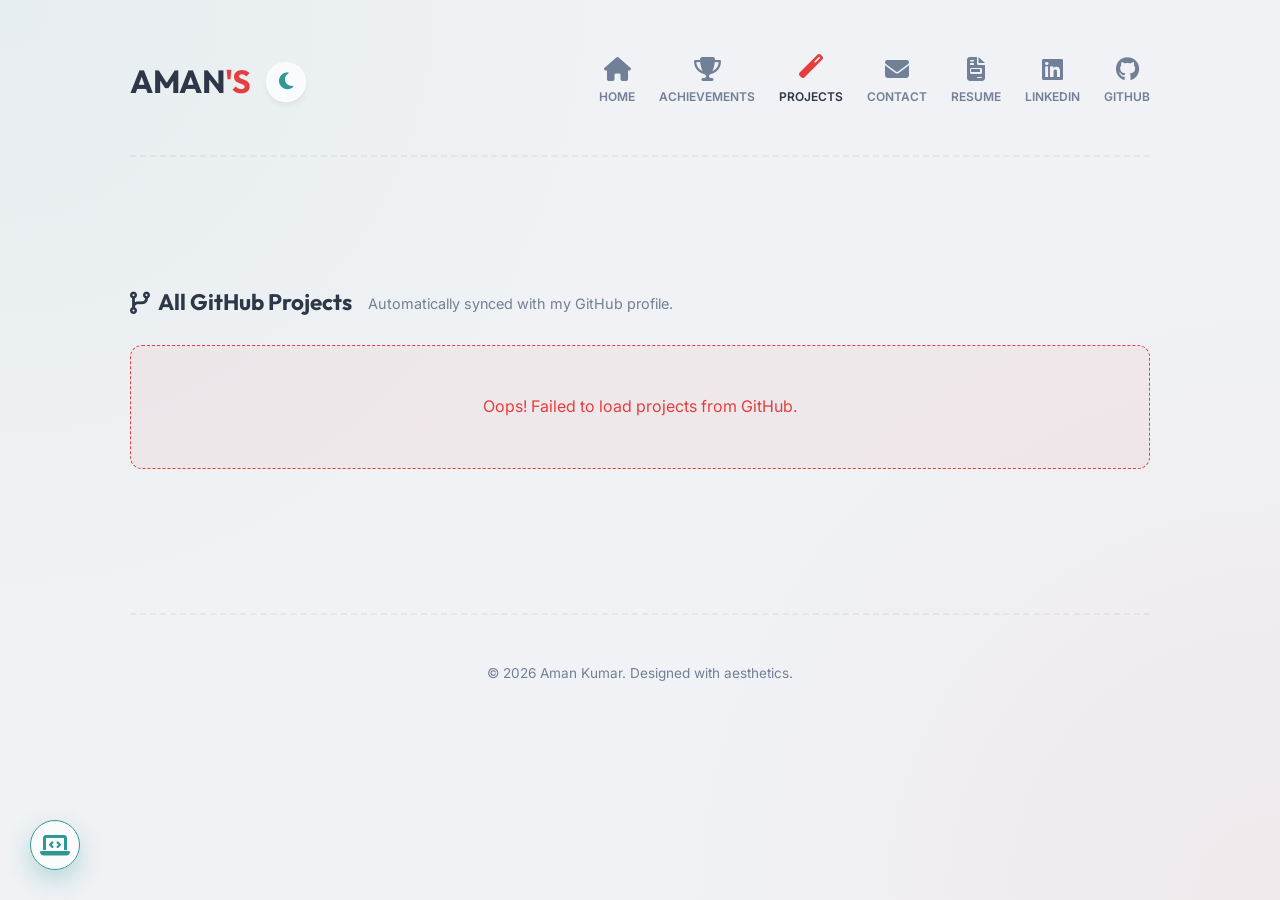
<file: projects.html>
<!DOCTYPE html>
<html lang="en">

<head>
    <meta charset="UTF-8">
    <meta name="viewport" content="width=device-width, initial-scale=1.0">
    <title>Projects - Aman Kumar's Portfolio</title>
    
    <!-- Social Preview Tags -->
    <meta property="og:type" content="website">
    <meta property="og:url" content="https://Aman-codes0-0.github.io/my-portfolio/projects.html">
    <meta property="og:title" content="Projects - Aman Kumar's Portfolio">
    <meta property="og:description" content="Explore my open-source projects and contributions on GitHub.">
    <meta property="og:image" content="https://raw.githubusercontent.com/Aman-codes0-0/my-portfolio/main/source/social-preview.png">

    <meta name="twitter:card" content="summary_large_image">
    <meta name="twitter:url" content="https://Aman-codes0-0.github.io/my-portfolio/projects.html">
    <meta name="twitter:title" content="Projects - Aman Kumar's Portfolio">
    <meta name="twitter:description" content="Explore my open-source projects and contributions on GitHub.">
    <meta name="twitter:image" content="https://raw.githubusercontent.com/Aman-codes0-0/my-portfolio/main/source/social-preview.png">
    <link rel="stylesheet" href="style.css">
    <link rel="stylesheet" href="https://cdnjs.cloudflare.com/ajax/libs/font-awesome/6.4.0/css/all.min.css">
    <link rel="preconnect" href="https://fonts.googleapis.com">
    <link rel="preconnect" href="https://fonts.gstatic.com" crossorigin>
    <link href="https://fonts.googleapis.com/css2?family=Inter:wght@300;400;500;600;700&family=Outfit:wght@500;700&display=swap" rel="stylesheet">
</head>

<body>
    <div class="shooting-stars-container">
        <div class="star"></div>
        <div class="star"></div>
        <div class="star"></div>
        <div class="star"></div>
        <div class="star"></div>
        <div class="star"></div>
    </div>

    <!-- Full-Screen Loader -->
    <div class="loader-wrapper" id="loader">
        <div class="loader-border">
            <div class="loader-core"></div>
        </div>
        <p class="loader-text">Loading...</p>
    </div>

    <div class="container" id="portfolio-content">
        <!-- Header Section -->
        <header class="header">
            <div class="logo">
                <h1>AMAN<span class="highlight-text">'S</span></h1>
                <button class="theme-toggle" id="theme-toggle" aria-label="Toggle dark mode">
                    <i class="fas fa-moon"></i>
                    <i class="fas fa-sun"></i>
                </button>
            </div>
            <button class="menu-toggle" id="menu-toggle" aria-label="Toggle navigation">
                <span></span>
                <span></span>
                <span></span>
            </button>
            <nav class="main-nav" id="main-nav">
                <ul>
                    <li><a href="index.html" class="nav-item"><i class="fas fa-home"></i><span>HOME</span></a></li>
                    <li><a href="achievements.html" class="nav-item"><i class="fas fa-trophy"></i><span>ACHIEVEMENTS</span></a></li>
                    <li><a href="projects.html" class="nav-item" style="color: var(--text-color);"><i class="fas fa-magic" style="color: var(--accent-red); transform: translateY(-3px);"></i><span>PROJECTS</span></a></li>
                    <li><a href="contact.html" class="nav-item"><i class="fas fa-envelope"></i><span>CONTACT</span></a></li>
                    <li><a href="resume.html" class="nav-item"><i class="fas fa-file-invoice"></i><span>RESUME</span></a></li>
                    <li><a href="https://www.linkedin.com/in/aman-kumar-44b4183a0/" class="nav-item" target="_blank"><i class="fab fa-linkedin"></i><span>LINKEDIN</span></a></li>
                    <li><a href="https://github.com/Aman-codes0-0" class="nav-item" target="_blank"><i class="fab fa-github"></i><span>GITHUB</span></a></li>
                </ul>
            </nav>
        </header>

        <!-- Projects Page Content -->
        <section class="projects-page-content">
            <div class="section-header">
                <h2><i class="fas fa-code-branch"></i> All GitHub Projects</h2>
                <p style="margin-left: 1rem; color: var(--text-light); font-size: 0.9rem;">Automatically synced with my GitHub profile.</p>
            </div>

            <div class="projects-grid" id="all-github-projects">
                <!-- Loading State -->
                <div class="project-loader">
                    <div class="loader-border">
                        <div class="loader-core"></div>
                    </div>
                    <p>Fetching all projects from GitHub...</p>
                </div>
            </div>
        </section>

        <!-- Footer Section -->
        <footer>
            <p>&copy; 2026 Aman Kumar. Designed with aesthetics.</p>
        </footer>
    </div>

    <script>
        // Hamburger Menu Toggle
        const menuToggle = document.getElementById('menu-toggle');
        const mainNav = document.getElementById('main-nav');

        if (menuToggle && mainNav) {
            menuToggle.addEventListener('click', () => {
                menuToggle.classList.toggle('active');
                mainNav.classList.toggle('active');
                document.body.style.overflow = mainNav.classList.contains('active') ? 'hidden' : 'auto';
            });

            // Close menu when a nav item is clicked
            const navItems = mainNav.querySelectorAll('.nav-item');
            navItems.forEach(item => {
                item.addEventListener('click', () => {
                    menuToggle.classList.remove('active');
                    mainNav.classList.remove('active');
                    document.body.style.overflow = 'auto';
                });
            });
        }

        // Theme Management
        const themeToggle = document.getElementById('theme-toggle');
        const currentTheme = localStorage.getItem('theme');

        if (currentTheme) {
            document.documentElement.setAttribute('data-theme', currentTheme);
        }

        themeToggle.addEventListener('click', () => {
            let theme = document.documentElement.getAttribute('data-theme');
            if (theme === 'dark') {
                theme = 'light';
                document.documentElement.removeAttribute('data-theme');
            } else {
                theme = 'dark';
                document.documentElement.setAttribute('data-theme', 'dark');
            }
            localStorage.setItem('theme', theme);
        });

        // Hide loader and fetch projects
        window.addEventListener('load', function () {
            setTimeout(function () {
                document.getElementById('loader').style.opacity = '0';
                document.getElementById('loader').style.pointerEvents = 'none';
            }, 500);
            
            fetchAllProjects();
        });

        const sliderStates = {};

        async function fetchAllProjects() {
            const container = document.getElementById('all-github-projects');
            const username = 'Aman-codes0-0';
            
            try {
                // Fetch all repositories (up to 100)
                const response = await fetch(`https://api.github.com/users/${username}/repos?sort=updated&per_page=100`);
                if (!response.ok) throw new Error('GitHub API request failed');
                
                const repos = await response.json();
                const originalRepos = repos.filter(repo => !repo.fork);
                container.innerHTML = '';
                
                if (originalRepos.length === 0) {
                    container.innerHTML = '<p class="error-msg">No public repositories found.</p>';
                    return;
                }

                // Process each repo in parallel for README images
                const projectPromises = originalRepos.map(async (repo, index) => {
                    const card = document.createElement('div');
                    card.className = 'project-card glass-panel';
                    card.style.animationDelay = `${index * 0.05}s`;
                    
                    const colors = ['#319795', '#e53e3e', '#4fd1c5', '#f87171', '#6366f1', '#a855f7'];
                    const randomColor = colors[index % colors.length];
                    const ogImageUrl = `https://opengraph.githubassets.com/1/${username}/${repo.name}`;
                    
                    // Fetch images from README
                    let images = [ogImageUrl];
                    try {
                        const readmeResponse = await fetch(`https://api.github.com/repos/${username}/${repo.name}/readme`);
                        if (readmeResponse.ok) {
                            const readmeData = await readmeResponse.json();
                            const content = atob(readmeData.content);
                            const imgRegex = /(?:!\[.*?\]\((.*?)\)|<img.*?src=["'](.*?)["'])/g;
                            let match;
                            const extractedImages = [];
                            while ((match = imgRegex.exec(content)) !== null) {
                                let imgUrl = match[1] || match[2];
                                if (imgUrl && !imgUrl.startsWith('http')) {
                                    imgUrl = `https://raw.githubusercontent.com/${username}/${repo.name}/${repo.default_branch || 'main'}/${imgUrl.replace(/^\.\//, '')}`;
                                }
                                if (imgUrl && !imgUrl.includes('.svg')) {
                                    extractedImages.push(imgUrl);
                                }
                            }
                            if (extractedImages.length > 0) {
                                images = extractedImages.slice(0, 5);
                            }
                        }
                    } catch (e) {}

                    let langIcon = 'fa-code';
                    if (repo.language === 'Python') langIcon = 'fa-brands fa-python';
                    else if (repo.language === 'JavaScript') langIcon = 'fa-brands fa-js';
                    else if (repo.language === 'TypeScript') langIcon = 'fa-brands fa-js';
                    else if (repo.language === 'C++') langIcon = 'fa-solid fa-c';
                    else if (repo.language === 'HTML') langIcon = 'fa-brands fa-html5';
                    else if (repo.language === 'CSS') langIcon = 'fa-brands fa-css3-alt';

                    card.innerHTML = `
                        <div class="project-image" id="slider-${repo.id}">
                            <div class="slider-container">
                                ${images.map(img => `<div class="slide"><img src="${img}" alt="${repo.name}" onerror="this.src='${ogImageUrl}'"></div>`).join('')}
                            </div>
                            ${images.length > 1 ? `
                                <button class="slider-arrow arrow-prev" onclick="moveSlider('${repo.id}', -1)"><i class="fas fa-chevron-left"></i></button>
                                <button class="slider-arrow arrow-next" onclick="moveSlider('${repo.id}', 1)"><i class="fas fa-chevron-right"></i></button>
                                <div class="slider-dots">
                                    ${images.map((_, i) => `<div class="dot ${i === 0 ? 'active' : ''}" onclick="setSlider('${repo.id}', ${i})"></div>`).join('')}
                                </div>
                            ` : ''}
                        </div>
                        <div class="project-content">
                            <h3>${repo.name}</h3>
                            <p class="client">${repo.description || 'Check out the repository for more details.'}</p>
                            <div class="project-stats">
                                <span><i class="fas fa-star"></i> ${repo.stargazers_count}</span>
                                <span><i class="fas fa-code-branch"></i> ${repo.forks_count}</span>
                                ${repo.language ? `<span><i class="${langIcon}" style="color: ${randomColor}"></i> ${repo.language}</span>` : ''}
                            </div>
                            <div class="tags">
                                <a href="${repo.html_url}" target="_blank" class="tag tag-primary">View Repo <i class="fas fa-external-link-alt" style="font-size: 0.7rem;"></i></a>
                            </div>
                        </div>
                    `;
                    container.appendChild(card);
                    sliderStates[repo.id] = { current: 0, total: images.length };
                });
                
                await Promise.all(projectPromises);
                
            } catch (error) {
                console.error('Error:', error);
                container.innerHTML = `<div class="error-msg"><p>Oops! Failed to load projects from GitHub.</p></div>`;
            }
        }

        function moveSlider(id, direction) {
            const state = sliderStates[id];
            state.current = (state.current + direction + state.total) % state.total;
            updateSliderUI(id);
        }

        function setSlider(id, index) {
            sliderStates[id].current = index;
            updateSliderUI(id);
        }

        function updateSliderUI(id) {
            const state = sliderStates[id];
            const container = document.querySelector(`#slider-${id} .slider-container`);
            const dots = document.querySelectorAll(`#slider-${id} .dot`);
            container.style.transform = `translateX(-${state.current * 100}%)`;
            dots.forEach((dot, i) => dot.classList.toggle('active', i === state.current));
        }
    </script>

    <!-- Time Machine Button -->
    <a href="https://aman-codes0-0.github.io/aman_portfolio/" target="_blank" class="time-machine-btn" aria-label="View New Portfolio">
        <i class="fas fa-laptop-code"></i>
        <span class="tooltip">View My New Portfolio!</span>
    </a>
</body>

</html>
</file>
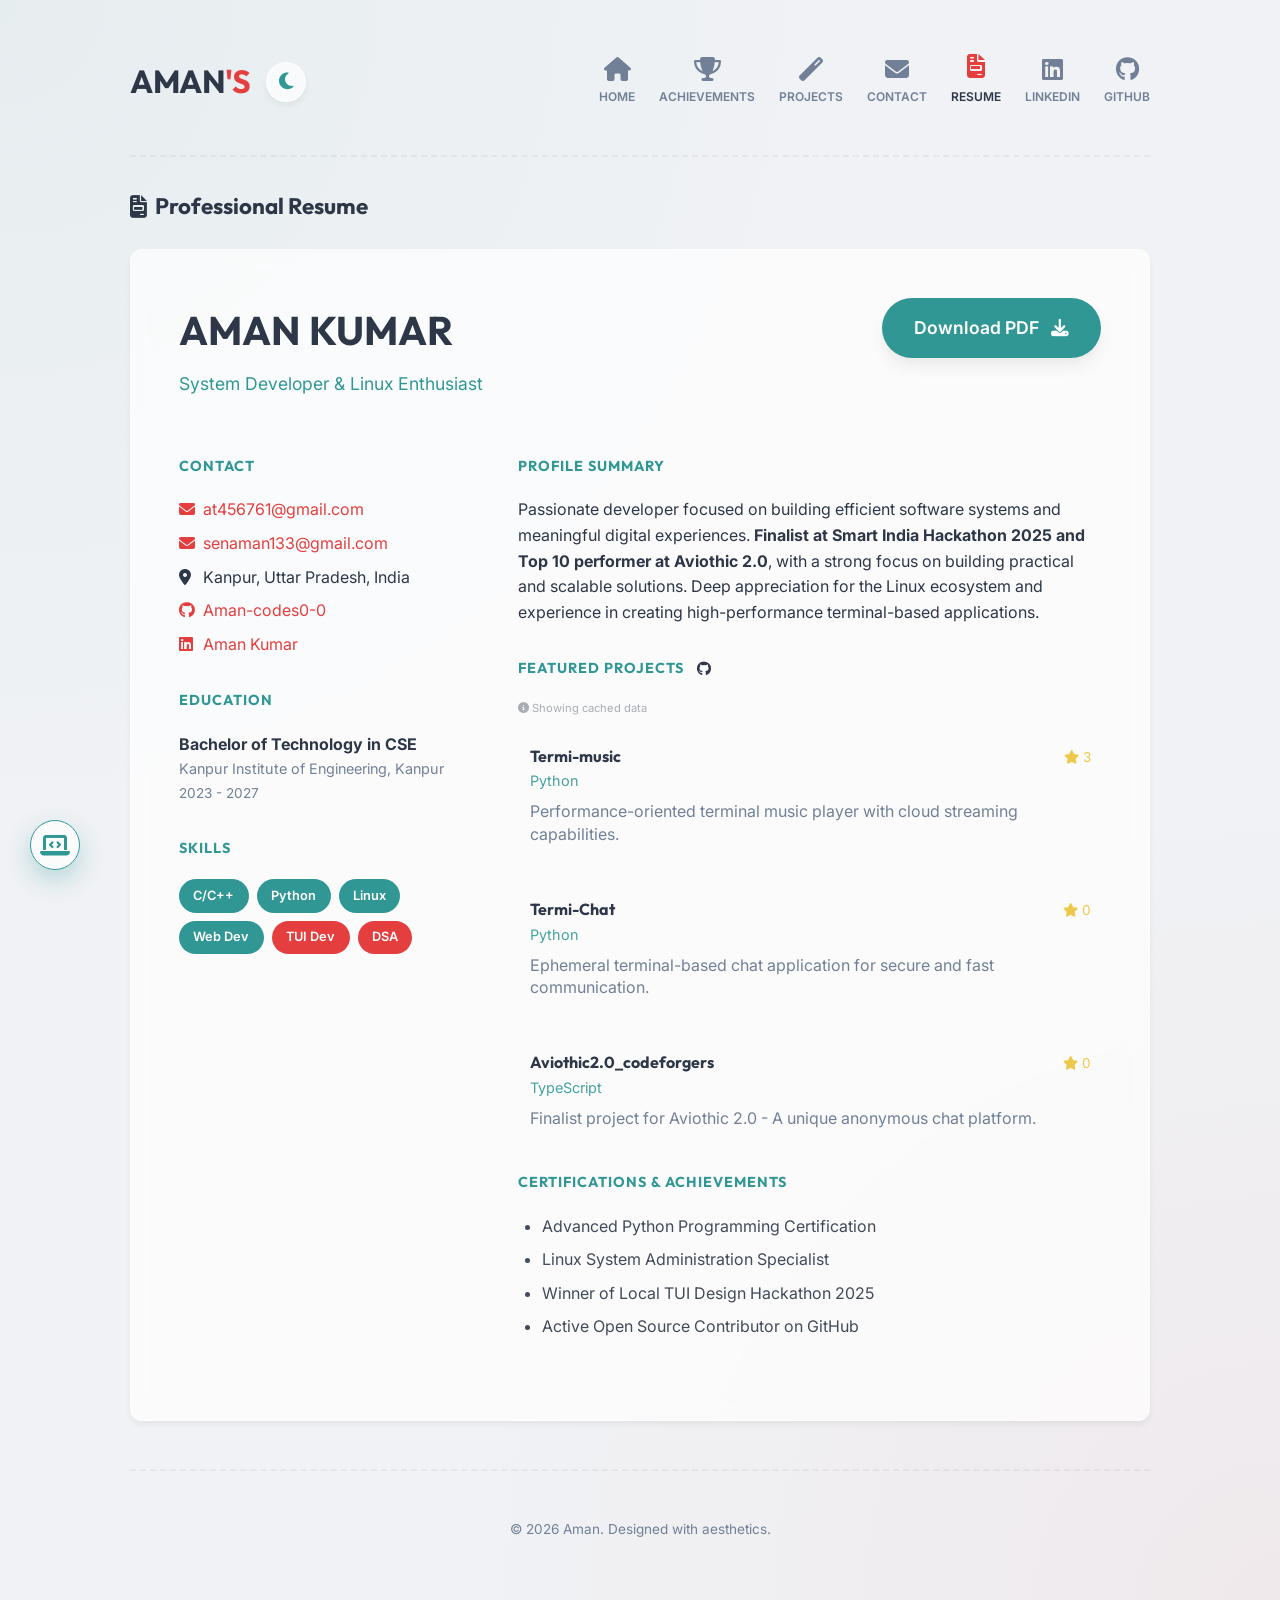
<file: resume.html>
<!DOCTYPE html>
<html lang="en">

<head>
    <meta charset="UTF-8">
    <meta name="viewport" content="width=device-width, initial-scale=1.0">
    <title>Resume - Aman Kumar</title>
    
    <!-- Social Preview Tags -->
    <meta property="og:type" content="website">
    <meta property="og:url" content="https://Aman-codes0-0.github.io/my-portfolio/resume.html">
    <meta property="og:title" content="Resume - Aman Kumar">
    <meta property="og:description" content="View my professional experience, education, and technical skills.">
    <meta property="og:image" content="https://raw.githubusercontent.com/Aman-codes0-0/my-portfolio/main/source/social-preview.png">

    <meta name="twitter:card" content="summary_large_image">
    <meta name="twitter:url" content="https://Aman-codes0-0.github.io/my-portfolio/resume.html">
    <meta name="twitter:title" content="Resume - Aman Kumar">
    <meta name="twitter:description" content="View my professional experience, education, and technical skills.">
    <meta name="twitter:image" content="https://raw.githubusercontent.com/Aman-codes0-0/my-portfolio/main/source/social-preview.png">
    <link rel="stylesheet" href="style.css">
    <link rel="stylesheet" href="https://cdnjs.cloudflare.com/ajax/libs/font-awesome/6.4.0/css/all.min.css">
    <link rel="preconnect" href="https://fonts.googleapis.com">
    <link rel="preconnect" href="https://fonts.gstatic.com" crossorigin>
    <link href="https://fonts.googleapis.com/css2?family=Inter:wght@300;400;500;600;700&family=Outfit:wght@500;700&display=swap" rel="stylesheet">
</head>

<body>
    <div class="shooting-stars-container">
        <div class="star"></div>
        <div class="star"></div>
        <div class="star"></div>
        <div class="star"></div>
        <div class="star"></div>
        <div class="star"></div>
    </div>

    <!-- Full-Screen Loader -->
    <div class="loader-wrapper" id="loader">
        <div class="loader-border">
            <div class="loader-core"></div>
        </div>
        <p class="loader-text">Loading...</p>
    </div>

    <div class="container" id="portfolio-content">
        <!-- Header Section -->
        <header class="header">
            <div class="logo">
                <h1>AMAN<span class="highlight-text">'S</span></h1>
                <button class="theme-toggle" id="theme-toggle" aria-label="Toggle dark mode">
                    <i class="fas fa-moon"></i>
                    <i class="fas fa-sun"></i>
                </button>
            </div>
            <button class="menu-toggle" id="menu-toggle" aria-label="Toggle navigation">
                <span></span>
                <span></span>
                <span></span>
            </button>
            <nav class="main-nav" id="main-nav">
                <ul>
                    <li><a href="index.html" class="nav-item"><i class="fas fa-home"></i><span>HOME</span></a></li>
                    <li><a href="achievements.html" class="nav-item"><i class="fas fa-trophy"></i><span>ACHIEVEMENTS</span></a></li>
                    <li><a href="projects.html" class="nav-item"><i class="fas fa-magic"></i><span>PROJECTS</span></a></li>
                    <li><a href="contact.html" class="nav-item"><i class="fas fa-envelope"></i><span>CONTACT</span></a></li>
                    <li><a href="resume.html" class="nav-item" style="color: var(--text-color);"><i class="fas fa-file-invoice" style="color: var(--accent-red); transform: translateY(-3px);"></i><span>RESUME</span></a></li>
                    <li><a href="https://www.linkedin.com/in/aman-kumar-44b4183a0/" class="nav-item" target="_blank"><i class="fab fa-linkedin"></i><span>LINKEDIN</span></a></li>
                    <li><a href="https://github.com/Aman-codes0-0" class="nav-item" target="_blank"><i class="fab fa-github"></i><span>GITHUB</span></a></li>
                </ul>
            </nav>
        </header>

        <!-- Resume Content -->
        <section class="resume-content">
            <div class="section-header">
                <h2><i class="fas fa-file-invoice"></i> Professional Resume</h2>
            </div>

            <div class="glass-panel resume-card">
                <div class="resume-header">
                    <div>
                        <h1 class="resume-name">AMAN KUMAR</h1>
                        <p class="resume-title">System Developer & Linux Enthusiast</p>
                    </div>
                    <div class="resume-actions">
                        <a href="javascript:void(0)" onclick="window.print()" class="cta-button">Download PDF <i class="fas fa-download"></i></a>
                    </div>
                </div>

                <div class="resume-grid-container">
                    <aside>
                        <div class="resume-item">
                            <h3 class="resume-section-title">Contact</h3>
                            <p style="margin-bottom: 0.5rem;"><a href="mailto:at456761@gmail.com" class="highlight-link" style="font-weight: 400;"><i class="fas fa-envelope" style="width: 20px;"></i> at456761@gmail.com</a></p>
                            <p style="margin-bottom: 0.5rem;"><a href="mailto:senaman133@gmail.com" class="highlight-link" style="font-weight: 400;"><i class="fas fa-envelope" style="width: 20px;"></i> senaman133@gmail.com</a></p>
                            <p style="margin-bottom: 0.5rem;"><i class="fas fa-location-dot" style="width: 20px;"></i> Kanpur, Uttar Pradesh, India</p>
                            <p style="margin-bottom: 0.5rem;"><a href="https://github.com/Aman-codes0-0" target="_blank" class="highlight-link" style="font-weight: 400;"><i class="fab fa-github" style="width: 20px;"></i> Aman-codes0-0</a></p>
                            <p><a href="https://www.linkedin.com/in/aman-kumar-44b4183a0/" target="_blank" class="highlight-link" style="font-weight: 400;"><i class="fab fa-linkedin" style="width: 20px;"></i> Aman Kumar</a></p>
                        </div>

                        <div class="resume-item">
                            <h3 class="resume-section-title">Education</h3>
                            <p><strong>Bachelor of Technology in CSE</strong></p>
                            <p style="font-size: 0.9rem; color: var(--text-light);">Kanpur Institute of Engineering, Kanpur</p>
                            <p style="font-size: 0.85rem; color: var(--text-light); margin-top: 0.2rem;">2023 - 2027</p>
                        </div>

                        <div>
                            <h3 class="resume-section-title">Skills</h3>
                            <div class="tags" style="gap: 0.5rem;">
                                <span class="tag tag-primary">C/C++</span>
                                <span class="tag tag-primary">Python</span>
                                <span class="tag tag-primary">Linux</span>
                                <span class="tag tag-primary">Web Dev</span>
                                <span class="tag tag-red">TUI Dev</span>
                                <span class="tag tag-red">DSA</span>
                            </div>
                        </div>
                    </aside>

                    <main>
                        <div class="resume-item">
                            <h3 class="resume-section-title">Profile Summary</h3>
                            <p>Passionate developer focused on building efficient software systems and meaningful digital experiences. <strong>Finalist at Smart India Hackathon 2025 and Top 10 performer at Aviothic 2.0</strong>, with a strong focus on building practical and scalable solutions. Deep appreciation for the Linux ecosystem and experience in creating high-performance terminal-based applications.</p>
                        </div>

                        <div class="resume-item">
                            <h3 class="resume-section-title">Featured Projects <i class="fab fa-github" style="margin-left: 5px; color: var(--text-color);"></i></h3>
                            
                            <div id="github-pinned-projects">
                                <!-- GitHub Projects will be loaded dynamically here -->
                            </div>
                        </div>

                        <div class="resume-item">
                            <h3 class="resume-section-title">Certifications & Achievements</h3>
                            <ul style="list-style: disc; margin-left: 1.5rem; color: var(--text-color); opacity: 0.9;">
                                <li style="margin-bottom: 0.5rem;">Advanced Python Programming Certification</li>
                                <li style="margin-bottom: 0.5rem;">Linux System Administration Specialist</li>
                                <li style="margin-bottom: 0.5rem;">Winner of Local TUI Design Hackathon 2025</li>
                                <li>Active Open Source Contributor on GitHub</li>
                            </ul>
                        </div>
                    </main>
                </div>
            </div>
        </section>

        <!-- Footer Section -->
        <footer>
            <p>&copy; 2026 Aman. Designed with aesthetics.</p>
        </footer>
    </div>

    <script>
        // Hamburger Menu Toggle
        const menuToggle = document.getElementById('menu-toggle');
        const mainNav = document.getElementById('main-nav');

        if (menuToggle && mainNav) {
            menuToggle.addEventListener('click', () => {
                menuToggle.classList.toggle('active');
                mainNav.classList.toggle('active');
                document.body.style.overflow = mainNav.classList.contains('active') ? 'hidden' : 'auto';
            });

            // Close menu when a nav item is clicked
            const navItems = mainNav.querySelectorAll('.nav-item');
            navItems.forEach(item => {
                item.addEventListener('click', () => {
                    menuToggle.classList.remove('active');
                    mainNav.classList.remove('active');
                    document.body.style.overflow = 'auto';
                });
            });
        }

        // Theme Management
        const themeToggle = document.getElementById('theme-toggle');
        const currentTheme = localStorage.getItem('theme');

        if (currentTheme) {
            document.documentElement.setAttribute('data-theme', currentTheme);
        }

        themeToggle.addEventListener('click', () => {
            let theme = document.documentElement.getAttribute('data-theme');
            if (theme === 'dark') {
                theme = 'light';
                document.documentElement.removeAttribute('data-theme');
            } else {
                theme = 'dark';
                document.documentElement.setAttribute('data-theme', 'dark');
            }
            localStorage.setItem('theme', theme);
        });

        // Hide loader when page is fully loaded
        window.addEventListener('load', function () {
            setTimeout(function () {
                document.getElementById('loader').style.opacity = '0';
                document.getElementById('loader').style.pointerEvents = 'none';
            }, 500);
        });

        // Fetch Pinned GitHub Projects
        async function fetchGitHubProjects() {
            const username = 'Aman-codes0-0';
            const pinnedRepos = ['Termi-music', 'Termi-Chat', 'Aviothic2.0_codeforgers']; 
            const container = document.getElementById('github-pinned-projects');
            
            if(!container) return;

            try {
                container.innerHTML = '<p style="color: var(--text-light); margin-bottom: 1rem;"><i class="fas fa-spinner fa-spin" style="margin-right: 10px;"></i> Fetching live projects...</p>';
                
                const response = await fetch(`https://api.github.com/users/${username}/repos?per_page=100`);
                if (!response.ok) throw new Error('Failed to fetch from GitHub');
                
                const allRepos = await response.json();
                const reposToDisplay = pinnedRepos.map(name => 
                    allRepos.find(r => r.name.toLowerCase() === name.toLowerCase())
                ).filter(Boolean);

                if (reposToDisplay.length === 0) {
                    container.innerHTML = '<p style="color: var(--text-light);">Projects could not be loaded at this time.</p>';
                    return;
                }

                container.innerHTML = ''; 
                renderResumeProjects(reposToDisplay);
                
            } catch (error) {
                console.error("Error fetching GitHub repos:", error);
                const fallbackRepos = [
                    { name: 'Termi-music', html_url: 'https://github.com/Aman-codes0-0/Termi-music', stargazers_count: 3, language: 'Python', description: 'Performance-oriented terminal music player with cloud streaming capabilities.' },
                    { name: 'Termi-Chat', html_url: 'https://github.com/Aman-codes0-0/Termi-Chat', stargazers_count: 0, language: 'Python', description: 'Ephemeral terminal-based chat application for secure and fast communication.' },
                    { name: 'Aviothic2.0_codeforgers', html_url: 'https://github.com/Aman-codes0-0/Aviothic2.0_codeforgers', stargazers_count: 0, language: 'TypeScript', description: 'Finalist project for Aviothic 2.0 - A unique anonymous chat platform.' }
                ];
                container.innerHTML = '';
                renderResumeProjects(fallbackRepos, true);
            }
        }

        function renderResumeProjects(repos, isFallback = false) {
            const container = document.getElementById('github-pinned-projects');
            if (isFallback) {
                const notice = document.createElement('p');
                notice.style.fontSize = '0.7rem';
                notice.style.opacity = '0.4';
                notice.style.marginBottom = '1rem';
                notice.innerHTML = '<i class="fas fa-info-circle"></i> Showing cached data';
                container.appendChild(notice);
            }

            repos.forEach(repo => {
                const language = repo.language || 'Multiple';
                const projectHTML = `
                    <div class="resume-item" style="transition: all 0.3s ease; border-left: 2px solid transparent; padding: 10px; border-radius: 8px;">
                        <div style="display: flex; justify-content: space-between; align-items: baseline;">
                            <h4><a href="${repo.html_url}" target="_blank" style="color: var(--text-color); text-decoration: none;">${repo.name}</a></h4>
                            <span style="font-size: 0.85rem; color: #ecc94b;"><i class="fas fa-star"></i> ${repo.stargazers_count}</span>
                        </div>
                        <p style="font-size: 0.9rem; color: var(--primary-color); margin-bottom: 0.5rem; opacity: 0.9;">${language}</p>
                        <p style="color: var(--text-light); line-height: 1.4;">${repo.description || 'Exploring code and building solutions.'}</p>
                    </div>
                `;
                container.innerHTML += projectHTML;
            });
        }

        window.addEventListener('DOMContentLoaded', fetchGitHubProjects);
    </script>

    <!-- Time Machine Button -->
    <a href="https://aman-codes0-0.github.io/aman_portfolio/" target="_blank" class="time-machine-btn" aria-label="View New Portfolio">
        <i class="fas fa-laptop-code"></i>
        <span class="tooltip">View My New Portfolio!</span>
    </a>
</body>

</html>
</file>
<file: style.css>
/* Base Variables and Reset */
:root {
    --bg-color: #f0f2f5;
    --text-color: #2d3748;
    --text-light: #718096;
    --primary-color: #319795;
    --accent-red: #e53e3e;
    --card-bg: rgba(255, 255, 255, 0.7);
    --border-color: rgba(255, 255, 255, 0.5);
    --shadow-sm: 0 4px 6px rgba(0, 0, 0, 0.05);
    --shadow-md: 0 10px 15px rgba(0, 0, 0, 0.05), 0 4px 6px rgba(0, 0, 0, 0.02);
    --shadow-hover: 0 20px 25px rgba(0, 0, 0, 0.1), 0 10px 10px rgba(0, 0, 0, 0.04);
    --transition: all 0.3s cubic-bezier(0.25, 0.8, 0.25, 1);
    --header-dashed: rgba(0, 0, 0, 0.05);
    /* Fluid Typography */
    --fs-h1: clamp(2rem, 8vw, 3.5rem);
    --fs-h2: clamp(1.5rem, 6vw, 2.2rem);
    --fs-h3: clamp(1.2rem, 4vw, 1.5rem);
    --fs-body: clamp(0.95rem, 2vw, 1.1rem);
}

[data-theme="dark"] {
    --bg-color: #020617; /* Deep space black */
    --text-color: #f1f5f9;
    --text-light: #94a3b8;
    --primary-color: #4fd1c5;
    --accent-red: #f87171;
    --card-bg: rgba(15, 23, 42, 0.7);
    --border-color: rgba(255, 255, 255, 0.1);
    --header-dashed: rgba(255, 255, 255, 0.05);
}

[data-theme="dark"] body {
    background-image: 
        radial-gradient(1px 1px at 25px 35px, white, rgba(255, 255, 255, 0)),
        radial-gradient(1px 1px at 50px 100px, white, rgba(255, 255, 255, 0)),
        radial-gradient(1.5px 1.5px at 125px 45px, white, rgba(255, 255, 255, 0)),
        radial-gradient(1px 1px at 150px 150px, white, rgba(255, 255, 255, 0)),
        radial-gradient(1.5px 1.5px at 200px 75px, white, rgba(255, 255, 255, 0)),
        radial-gradient(circle at 50% 50%, rgba(79, 209, 197, 0.05), transparent 60%),
        radial-gradient(circle at 80% 20%, rgba(248, 113, 113, 0.05), transparent 50%);
    background-size: 250px 250px, 250px 250px, 250px 250px, 250px 250px, 250px 250px, 100% 100%, 100% 100%;
    animation: spaceMove 150s linear infinite, twinkleStars 8s ease-in-out infinite;
    position: relative;
    overflow-x: hidden;
}

/* Shooting Stars Container */
.shooting-stars-container {
    position: fixed;
    top: 0;
    left: 0;
    width: 100%;
    height: 100%;
    z-index: -1;
    pointer-events: none;
    display: none;
}

[data-theme="dark"] .shooting-stars-container {
    display: block;
}

.star {
    position: absolute;
    width: 2px;
    height: 100px;
    background: linear-gradient(to bottom, #fff, transparent);
    opacity: 0;
    transform: rotate(45deg);
}

/* Individual Star Animations */
.star:nth-child(1) { top: -10%; left: 80%; animation: shoot1 15s infinite; }
.star:nth-child(2) { top: -10%; left: 40%; animation: shoot2 25s infinite; animation-delay: 5s; }
.star:nth-child(3) { top: -10%; left: 60%; animation: shoot1 20s infinite; animation-delay: 10s; }
.star:nth-child(4) { top: -10%; left: 90%; animation: shoot2 18s infinite; animation-delay: 2s; }
.star:nth-child(5) { top: -10%; left: 20%; animation: shoot1 22s infinite; animation-delay: 15s; }
.star:nth-child(6) { top: -10%; left: 70%; animation: shoot2 30s infinite; animation-delay: 7s; }

@keyframes shoot1 {
    0% { transform: translate(0, 0) rotate(45deg); opacity: 0; }
    1% { opacity: 1; }
    5% { transform: translate(-100vw, 100vh) rotate(45deg); opacity: 0; }
    100% { transform: translate(-100vw, 100vh) rotate(45deg); opacity: 0; }
}

@keyframes shoot2 {
    0% { transform: translate(0, 0) rotate(45deg); opacity: 0; }
    1% { opacity: 1; }
    5% { transform: translate(-80vw, 80vh) rotate(45deg); opacity: 0; }
    100% { transform: translate(-80vw, 80vh) rotate(45deg); opacity: 0; }
}

@keyframes spaceMove {
    from { background-position: 0 0, 0 0, 0 0, 0 0, 0 0, 0 0, 0 0; }
    to { background-position: 250px 500px, -250px 250px, 500px -250px, 250px -500px, -500px 250px, 0 0, 0 0; }
}

@keyframes twinkleStars {
    0%, 100% { opacity: 0.8; }
    50% { opacity: 1; }
}



* {
    margin: 0;
    padding: 0;
    box-sizing: border-box;
}

html {
    scroll-behavior: smooth;
}

body {
    font-family: 'Inter', sans-serif;
    background-color: var(--bg-color);
    background-image: radial-gradient(circle at top left, rgba(49, 151, 149, 0.05) 0%, transparent 40%),
        radial-gradient(circle at bottom right, rgba(229, 62, 62, 0.05) 0%, transparent 40%);
    color: var(--text-color);
    line-height: 1.6;
    min-height: 100vh;
    transition: background-color 0.5s ease, background-image 0.5s ease;
}


h1 { font-size: var(--fs-h1); }
h2 { font-size: var(--fs-h2); }
h3 { font-size: var(--fs-h3); }

h1,
h2,
h3,
h4 {
    font-family: 'Outfit', sans-serif;
    color: var(--text-color);
}

a {
    text-decoration: none;
    color: inherit;
    transition: var(--transition);
}

ul {
    list-style: none;
}

.container {
    max-width: 1100px;
    margin: 0 auto;
    padding: clamp(1rem, 5vw, 2.5rem);
    width: 100%;
}

/* Typography Highlights */
.highlight-text {
    color: var(--accent-red);
}

.highlight-link {
    color: var(--accent-red);
    font-weight: 500;
}

.highlight-link:hover {
    color: #c53030;
    text-decoration: underline;
}

/* Glassmorphism Panel Utility */
.glass-panel {
    background: var(--card-bg);
    backdrop-filter: blur(10px);
    -webkit-backdrop-filter: blur(10px);
    border: 1px solid var(--border-color);
    border-radius: 12px;
    box-shadow: var(--shadow-sm);
    transition: var(--transition);
    /* Backdrop filter fallback */
    background: var(--card-bg);
}

@supports not (backdrop-filter: blur(10px)) {
    .glass-panel {
        background: var(--bg-color);
        opacity: 0.95;
    }
}

.glass-panel:hover {
    box-shadow: var(--shadow-md);
}

/* Full-Screen Loader */
.loader-wrapper {
    position: fixed;
    top: 0;
    left: 0;
    width: 100vw;
    height: 100vh;
    background-color: var(--bg-color);
    display: flex;
    flex-direction: column;
    justify-content: center;
    align-items: center;
    z-index: 9999;
    transition: opacity 0.5s ease;
}

.loader-border {
    width: 80px;
    height: 80px;
    border: 5px solid rgba(49, 151, 149, 0.2);
    border-top-color: var(--primary-color);
    border-radius: 50%;
    animation: spin 1s linear infinite;
    margin-bottom: 1.5rem;
    display: flex;
    justify-content: center;
    align-items: center;
}

.loader-core {
    width: 24px;
    height: 24px;
    background-color: var(--accent-red);
    border-radius: 50%;
    animation: pulse 1s ease-in-out infinite alternate;
}

.loader-text {
    font-family: 'Outfit', sans-serif;
    font-weight: 700;
    font-size: 1.2rem;
    color: var(--primary-color);
    letter-spacing: 2px;
    text-transform: uppercase;
    animation: pulse-text 1.5s ease-in-out infinite alternate;
}

@keyframes spin {
    to {
        transform: rotate(360deg);
    }
}

@keyframes pulse {
    from {
        transform: scale(0.8);
        opacity: 0.5;
    }

    to {
        transform: scale(1.2);
        opacity: 1;
    }
}

@keyframes pulse-text {
    from {
        opacity: 0.5;
    }

    to {
        opacity: 1;
    }
}

/* Header */
.header {
    display: flex;
    justify-content: space-between;
    align-items: center;
    padding: 1rem 0 3rem;
    border-bottom: 2px dashed var(--header-dashed);
    margin-bottom: 2rem;
}

.logo {
    display: flex;
    align-items: center;
    gap: 1rem;
    flex: 1;
}

.logo h1 {
    font-size: 2rem;
    font-weight: 700;
    letter-spacing: -0.5px;
}

/* Hamburger Menu Toggle */
.menu-toggle {
    display: none;
    flex-direction: column;
    justify-content: space-around;
    width: 30px;
    height: 25px;
    background: transparent;
    border: none;
    cursor: pointer;
    padding: 0;
    z-index: 1001;
}

.menu-toggle span {
    width: 30px;
    height: 3px;
    background: var(--text-color);
    border-radius: 10px;
    transition: all 0.3s linear;
    position: relative;
    transform-origin: 1px;
}

.main-nav ul {
    display: flex;
    gap: 1.5rem;
}

.nav-item {
    display: flex;
    flex-direction: column;
    align-items: center;
    font-size: 0.75rem;
    font-weight: 600;
    text-transform: uppercase;
    color: var(--text-light);
    gap: 0.4rem;
}

.nav-item i {
    font-size: 1.5rem;
    transition: var(--transition);
}

.nav-item:hover {
    color: var(--text-color);
}

.nav-item:hover i {
    transform: translateY(-3px);
    color: var(--accent-red);
}

/* Mobile Nav Styles */
@media (max-width: 768px) {
    .menu-toggle {
        display: flex;
    }

    .main-nav {
        position: fixed;
        top: 0;
        right: -100%;
        width: 80%;
        height: 100vh;
        background: var(--bg-color);
        backdrop-filter: blur(20px);
        -webkit-backdrop-filter: blur(20px);
        z-index: 1000;
        display: flex;
        justify-content: center;
        align-items: center;
        transition: right 0.4s ease;
        box-shadow: -10px 0 30px rgba(0, 0, 0, 0.1);
        border-left: 1px solid var(--border-color);
    }

    .main-nav.active {
        right: 0;
    }

    .main-nav ul {
        flex-direction: column;
        align-items: center;
        gap: 2.5rem;
    }

    .nav-item {
        font-size: 1rem;
        flex-direction: row;
        gap: 1rem;
    }

    .nav-item i {
        font-size: 1.8rem;
    }

    /* Menu Toggle Animation */
    .menu-toggle.active span:nth-child(1) {
        transform: rotate(45deg);
    }

    .menu-toggle.active span:nth-child(2) {
        opacity: 0;
        transform: translateX(20px);
    }

    .menu-toggle.active span:nth-child(3) {
        transform: rotate(-45deg);
    }
}

/* Hero Section */
.hero {
    display: flex;
    align-items: center;
    padding: 2rem;
    gap: 2rem;
    margin-bottom: 3rem;
}

.profile-image-container {
    flex-shrink: 0;
}

.profile-pic {
    width: 150px;
    height: 150px;
    border-radius: 12px;
    object-fit: cover;
    box-shadow: var(--shadow-md);
}

.bio p {
    font-size: 1.1rem;
    color: var(--text-color);
    opacity: 0.9;
    margin-bottom: 1.1rem;
}

.tagline {
    font-size: 1.1rem !important;
    color: #e2e8f0 !important;
    padding: 0.75rem 1.2rem;
    border-radius: 6px;
    font-family: 'Courier New', Courier, monospace;
    display: block;
    width: 100%;
    margin-bottom: 1.5rem !important;
    background: #1a202c;
    box-shadow: inset 0 2px 4px rgba(0,0,0,0.3);
    word-break: break-all;
    overflow-wrap: break-word;
}

.terminal-prompt {
    color: var(--primary-color);
    font-weight: 700;
}

.career-objective {
    margin-top: 2rem;
    padding: 1.5rem;
    background: rgba(49, 151, 149, 0.05);
    border-radius: 8px;
    border: 1px solid rgba(49, 151, 149, 0.1);
}

.career-objective h3 {
    font-size: 1.1rem;
    margin-bottom: 0.5rem;
    color: var(--primary-color);
}

.career-objective p {
    font-size: 0.95rem;
    color: var(--text-color);
    opacity: 0.8;
    margin-bottom: 0;
}

/* Sections Header */
.section-header {
    display: flex;
    align-items: center;
    margin-bottom: 1.5rem;
}

.section-header h2 {
    font-size: 1.4rem;
    display: flex;
    align-items: center;
    gap: 0.5rem;
}

/* Skills Section */
.skills-section {
    margin-bottom: 3rem;
}

.skills-grid {
    display: grid;
    grid-template-columns: repeat(auto-fit, minmax(300px, 1fr));
    gap: 1.5rem;
}

.skill-card h3 {
    font-size: 1rem;
    margin-bottom: 0.8rem;
    display: flex;
    align-items: center;
    gap: 0.75rem;
}

.skill-card h3 i {
    color: var(--primary-color);
    font-size: 1.1rem;
}

.skill-tags {
    display: flex;
    flex-wrap: wrap;
    gap: 0.5rem;
    margin-bottom: 1.2rem;
}

.skill-chip {
    font-size: 0.7rem;
    font-weight: 600;
    padding: 0.25rem 0.6rem;
    background: rgba(49, 151, 149, 0.1);
    color: var(--primary-color);
    border: 1px solid rgba(49, 151, 149, 0.2);
    border-radius: 50px;
    transition: var(--transition);
}

.skill-card:hover .skill-chip {
    background: var(--primary-color);
    color: white;
}

.skill-card {
    padding: 1.5rem;
    position: relative;
    transition: transform 0.4s cubic-bezier(0.175, 0.885, 0.32, 1.275), 
                box-shadow 0.4s ease, 
                border-color 0.4s ease;
}

.skill-card:hover {
    transform: translateY(-15px) scale(1.05) rotateX(2deg) rotateY(2deg);
    border-color: var(--primary-color);
    box-shadow: 0 30px 60px rgba(0, 0, 0, 0.5), 
                0 0 30px rgba(79, 209, 197, 0.4);
    z-index: 50;
}

[data-theme="dark"] .skill-card:hover {
    box-shadow: 0 0 20px rgba(79, 209, 197, 0.3);
}


.progress-segmented {
    display: flex;
    gap: 4px;
}

.segment {
    height: 16px;
    flex: 1;
    border-radius: 2px;
}

.segment.fill-red {
    background-color: var(--accent-red);
}

.segment.fill-primary {
    background-color: var(--primary-color);
}

.segment.empty {
    background-color: rgba(0, 0, 0, 0.05);
}

/* Projects Section */
.projects-section, .projects-page-content {
    padding: 6rem 0;
}

.projects-grid {
    display: grid;
    grid-template-columns: repeat(auto-fit, minmax(320px, 1fr));
    gap: 2rem 1.5rem;
}

.project-card {
    opacity: 0;
    animation: cardEntrance 0.6s ease forwards;
    border: 1px solid var(--border-color);
    background: var(--card-bg);
    display: flex;
    flex-direction: column;
    overflow: hidden;
    transition: all 0.4s cubic-bezier(0.175, 0.885, 0.32, 1.275);
}

.project-card:hover {
    transform: translateY(-20px) scale(1.05) rotateX(2deg) rotateY(2deg);
    border-color: var(--primary-color);
    box-shadow: 0 40px 80px rgba(0, 0, 0, 0.6), 
                0 0 40px rgba(79, 209, 197, 0.5);
    z-index: 50;
    perspective: 1000px;
}

[data-theme="dark"] .project-card:hover {
    box-shadow: 0 30px 60px rgba(0, 0, 0, 0.8), 
                0 0 40px rgba(79, 209, 197, 0.6);
    background: rgba(15, 23, 42, 0.95);
}

.project-image {
    width: 100%;
    height: 180px;
    overflow: hidden;
    position: relative;
    background: #1a202c;
    border-bottom: 1px solid var(--border-color);
}

.slider-container {
    width: 100%;
    height: 100%;
    display: flex;
    transition: transform 0.5s cubic-bezier(0.4, 0, 0.2, 1);
}

.slide {
    min-width: 100%;
    height: 100%;
    position: relative;
}

.slide img {
    width: 100%;
    height: 100%;
    object-fit: cover;
}

.slider-arrow {
    position: absolute;
    top: 50%;
    transform: translateY(-50%);
    background: rgba(0, 0, 0, 0.5);
    color: white;
    width: 30px;
    height: 30px;
    border-radius: 50%;
    display: flex;
    justify-content: center;
    align-items: center;
    cursor: pointer;
    z-index: 10;
    border: none;
    opacity: 0;
    transition: opacity 0.3s ease;
    font-size: 0.8rem;
}

.project-card:hover .slider-arrow {
    opacity: 1;
}

.arrow-prev { left: 10px; }
.arrow-next { right: 10px; }

.slider-dots {
    position: absolute;
    bottom: 10px;
    left: 50%;
    transform: translateX(-50%);
    display: flex;
    gap: 5px;
    z-index: 10;
}

.dot {
    width: 6px;
    height: 6px;
    border-radius: 50%;
    background: rgba(255, 255, 255, 0.3);
    cursor: pointer;
    transition: background 0.3s ease;
}

.dot.active {
    background: var(--primary-color);
    transform: scale(1.2);
}

.project-image::after {
    content: '';
    position: absolute;
    top: 0;
    left: 0;
    width: 100%;
    height: 100%;
    background: linear-gradient(to bottom, transparent 70%, rgba(0,0,0,0.4));
    pointer-events: none;
    z-index: 5;
}

.project-content {
    padding: 1.5rem;
    flex-grow: 1;
    display: flex;
    flex-direction: column;
}

.project-content h3 {
    font-size: 1.2rem;
    margin-bottom: 0.75rem;
    color: var(--primary-color);
    letter-spacing: -0.5px;
}

.client {
    font-size: 0.9rem;
    line-height: 1.5;
    color: var(--text-light);
    margin-bottom: 1.5rem;
    display: -webkit-box;
    -webkit-line-clamp: 3;
    line-clamp: 3;
    -webkit-box-orient: vertical;
    overflow: hidden;
}

.project-stats {
    display: flex;
    gap: 1.2rem;
    font-size: 0.85rem;
    font-weight: 500;
    margin-bottom: 1.5rem;
    padding-top: 1rem;
    border-top: 1px dashed var(--border-color);
}

.tags {
    display: flex;
    flex-wrap: wrap;
    gap: 0.6rem;
}

.tag {
    display: inline-flex;
    align-items: center;
    justify-content: center;
    padding: 0.4rem 0.9rem;
    border-radius: 50px;
    font-size: 0.8rem;
    font-weight: 600;
    transition: var(--transition);
    color: white;
    white-space: nowrap;
}

.tag-primary {
    background: var(--primary-color);
}

.tag-red {
    background: var(--accent-red);
}

.tag:hover {
    transform: translateY(-2px);
    box-shadow: 0 5px 15px rgba(0,0,0,0.2);
    filter: brightness(1.1);
}

/* GitHub Dynamic Styles */
.project-stats {
    display: flex;
    gap: 1rem;
    font-size: 0.8rem;
    color: var(--text-light);
    margin-bottom: 1rem;
}

.project-stats span {
    display: flex;
    align-items: center;
    gap: 0.4rem;
}

.project-stats i.fa-star {
    color: #ecc94b; /* Gold */
}

.project-stats i.fa-code-branch {
    color: var(--primary-color);
}

.project-loader {
    grid-column: 1 / -1;
    display: flex;
    flex-direction: column;
    align-items: center;
    padding: 3rem;
    color: var(--primary-color);
    gap: 1rem;
}

.error-msg {
    grid-column: 1 / -1;
    text-align: center;
    padding: 3rem;
    background: rgba(229, 62, 62, 0.05);
    border: 1px dashed var(--accent-red);
    border-radius: 12px;
    color: var(--accent-red);
}

.error-msg i {
    font-size: 2rem;
    margin-bottom: 1rem;
}

.retry-btn {
    margin-top: 1rem;
    padding: 0.5rem 1.5rem;
    background: var(--accent-red);
    color: white;
    border: none;
    border-radius: 4px;
    cursor: pointer;
    font-weight: 600;
}

@keyframes cardEntrance {
    from {
        opacity: 0;
        transform: translateY(20px);
    }
    to {
        opacity: 1;
        transform: translateY(0);
    }
}

.project-card {
    opacity: 0;
    animation: cardEntrance 0.6s ease forwards;
}

/* Footer */
footer {
    text-align: center;
    padding: 3rem 0 2rem;
    font-size: 0.85rem;
    color: var(--text-light);
    border-top: 2px dashed rgba(0, 0, 0, 0.05);
    margin-top: 3rem;
}

/* Responsive */
/* Responsive Design */
@media (max-width: 1024px) {
    .skills-grid, .projects-grid {
        grid-template-columns: repeat(2, 1fr);
    }
}

@media (max-width: 768px) {
    .header {
        padding: 1rem 0;
        gap: 1rem;
    }

    .hero {
        flex-direction: column;
        text-align: center;
        padding: 1.5rem;
    }

    .profile-pic {
        width: 130px;
        height: 130px;
    }

    .section-header h2 {
        font-size: 1.2rem;
    }
    
    .resume-grid {
        grid-template-columns: 1fr !important;
        gap: 2rem !important;
    }
}

@media (max-width: 480px) {
    .container {
        padding: 1rem;
    }

    .logo h1 {
        font-size: 1.7rem;
    }

    .nav-item i {
        font-size: 1.3rem;
    }

    .nav-item span {
        font-size: 0.65rem;
    }

    .bio p {
        font-size: 1rem;
    }

    .tagline {
        font-size: 0.8rem !important;
        padding: 0.5rem 0.8rem;
        width: 100%;
        white-space: normal;
        line-height: 1.4;
    }

    .hero {
        padding: 1rem;
        width: 100%;
    }

    .bio p {
        font-size: 0.95rem;
    }
}

/* CTA Button */
.cta-button {
    display: inline-flex;
    align-items: center;
    gap: 0.75rem;
    background-color: var(--primary-color);
    color: white;
    padding: 1rem 2rem;
    border-radius: 50px;
    font-size: 1.1rem;
    font-weight: 600;
    box-shadow: var(--shadow-md);
    transition: var(--transition);
}

.cta-button:hover {
    background-color: #28807d;
    /* slightly darker teal */
    transform: translateY(-3px);
    box-shadow: var(--shadow-hover);
    color: white;
}

.cta-button i {
    transition: transform 0.3s ease;
}

/* Theme Toggle Button */
.theme-toggle {
    background: var(--card-bg);
    border: 1px solid var(--border-color);
    width: 40px;
    height: 40px;
    border-radius: 50%;
    display: flex;
    justify-content: center;
    align-items: center;
    cursor: pointer;
    font-size: 1.2rem;
    color: var(--primary-color);
    transition: var(--transition);
    box-shadow: var(--shadow-sm);
}

.theme-toggle:hover {
    transform: rotate(15deg) scale(1.1);
    box-shadow: var(--shadow-md);
}

.theme-toggle .fa-sun { display: none; }
[data-theme="dark"] .theme-toggle .fa-sun { display: block; }
[data-theme="dark"] .theme-toggle .fa-moon { display: none; }

.cta-button:hover i {
    transform: translateY(3px);
    /* small arrow bounce */
}

/* New Sections Styles */
.interests-section, .areas-section, .achievements-section {
    margin-top: 5rem;
    margin-bottom: 5rem;
}


.interest-list, .areas-list {
    display: grid;
    grid-template-columns: repeat(auto-fit, minmax(250px, 1fr));
    gap: 1.5rem;
}

.interest-item, .area-item {
    padding: 1.5rem;
    display: flex;
    flex-direction: column;
    align-items: flex-start;
    gap: 1rem;
    font-weight: 600;
    transition: transform 0.4s cubic-bezier(0.175, 0.885, 0.32, 1.275), 
                box-shadow 0.4s ease, 
                border-color 0.4s ease;
}

.interest-item:hover, .area-item:hover {
    transform: translateY(-15px) scale(1.05) rotateX(2deg) rotateY(2deg);
    border-color: var(--accent-red);
    box-shadow: 0 30px 60px rgba(0, 0, 0, 0.5), 
                0 0 30px rgba(229, 62, 62, 0.4);
    z-index: 50;
}

[data-theme="dark"] .interest-item:hover, [data-theme="dark"] .area-item:hover {
    box-shadow: 0 0 20px rgba(229, 62, 62, 0.3);
}

.interest-item i, .area-item i {
    color: var(--accent-red);
    font-size: 1.8rem;
}

.skills-category {
    margin-bottom: 2rem;
}

/* Modal Styles */
.modal-overlay {
    position: fixed;
    top: 0;
    left: 0;
    width: 100%;
    height: 100%;
    background: rgba(2, 6, 23, 0.85);
    backdrop-filter: blur(8px);
    display: none;
    justify-content: center;
    align-items: center;
    z-index: 10000;
    opacity: 0;
    transition: opacity 0.3s ease;
}

.modal-overlay.active {
    display: flex;
    opacity: 1;
}

.modal-content {
    width: 90%;
    max-width: 500px;
    padding: 2.5rem;
    position: relative;
    transform: scale(0.8);
    transition: transform 0.3s cubic-bezier(0.34, 1.56, 0.64, 1);
}

.modal-overlay.active .modal-content {
    transform: scale(1);
}

.close-modal {
    position: absolute;
    top: 1.5rem;
    right: 1.5rem;
    font-size: 1.5rem;
    cursor: pointer;
    color: var(--text-light);
    transition: var(--transition);
}

.close-modal:hover {
    color: var(--accent-red);
    transform: rotate(90deg);
}

.contact-form {
    display: flex;
    flex-direction: column;
    gap: 1.2rem;
}

.form-group {
    display: flex;
    flex-direction: column;
    gap: 0.5rem;
}

.form-group label {
    font-size: 0.85rem;
    font-weight: 600;
    color: var(--text-light);
}

.form-group input, 
.form-group textarea {
    padding: 0.8rem 1rem;
    background: rgba(255, 255, 255, 0.05);
    border: 1px solid var(--border-color);
    border-radius: 8px;
    color: var(--text-color);
    font-family: inherit;
    font-size: 1rem;
    transition: var(--transition);
}

.form-group input:focus, 
.form-group textarea:focus {
    outline: none;
    border-color: var(--primary-color);
    background: rgba(255, 255, 255, 0.1);
    box-shadow: 0 0 15px rgba(79, 209, 197, 0.2);
}

.submit-btn {
    margin-top: 1rem;
    cursor: pointer;
    border: none;
    width: 100%;
    justify-content: center;
}

/* Success Message */
.form-success {
    text-align: center;
    display: none;
}

.form-success i {
    font-size: 3rem;
    color: var(--primary-color);
    margin-bottom: 1rem;
}

/* Print Styles */
@media print {
    /* Hide everything except the main resume card */
    .header, .section-header, .main-nav, .theme-toggle, .cta-button, 
    .shooting-stars-container, .loader-wrapper, footer {
        display: none !important;
    }

    body {
        background: white !important;
        color: black !important;
        margin: 0 !important;
        padding: 0 !important;
    }

    .container {
        padding: 0 !important;
        margin: 0 !important;
        max-width: 100% !important;
    }

    .resume-content {
        margin: 0 !important;
        padding: 0 !important;
    }

    .glass-panel {
        border: none !important;
        box-shadow: none !important;
        background: white !important;
        padding: 0 !important;
        margin: 0 !important;
        width: 100% !important;
    }

    /* Force text to be black and readable */
    h1, h2, h3, h4, p, span, a, i {
        color: black !important;
        text-shadow: none !important;
    }

    .highlight-text, .primary-color {
        color: #319795 !important;
    }

    .tag {
        border: 1px solid #ccc !important;
        color: black !important;
        background: #f9f9f9 !important;
        padding: 2px 8px !important;
    }

    .resume-grid {
        display: grid !important;
        grid-template-columns: 1fr 2fr !important;
        gap: 2rem !important;
    }
}

/* Resume Page Specifics */
.resume-card {
    padding: clamp(1.5rem, 5vw, 3rem);
    margin-bottom: 3rem;
}

.resume-header {
    display: flex;
    justify-content: space-between;
    align-items: flex-start;
    margin-bottom: 2rem;
    border-bottom: 1px solid var(--border-color);
    padding-bottom: 1.5rem;
}

@media (max-width: 600px) {
    .resume-header {
        flex-direction: column;
        gap: 1.5rem;
        text-align: center;
        align-items: center;
    }
}

.resume-name {
    font-size: clamp(1.8rem, 6vw, 2.5rem);
    margin-bottom: 0.5rem;
}

.resume-title {
    font-size: 1.1rem;
    color: var(--primary-color);
}

.resume-grid-container {
    display: grid;
    grid-template-columns: 1fr 2fr;
    gap: 3rem;
}

@media (max-width: 850px) {
    .resume-grid-container {
        grid-template-columns: 1fr;
        gap: 2rem;
    }
}

.resume-section-title {
    color: var(--primary-color);
    margin-bottom: 1.2rem;
    text-transform: uppercase;
    font-size: 0.9rem;
    letter-spacing: 1px;
    display: flex;
    align-items: center;
    gap: 0.5rem;
}

.resume-item {
    margin-bottom: 2rem;
}

/* Achievement/Project Card Specifics */
.cert-card {
    padding: 1.5rem;
    border: 1px solid var(--primary-color);
    background: rgba(49, 151, 149, 0.05);
    border-radius: 12px;
    display: flex;
    flex-direction: column;
    gap: 1.2rem;
}

.cert-title {
    font-size: 1.1rem;
    color: var(--text-color);
}

.cert-placeholder {
    width: 100%;
    height: 100px;
    border: 1px dashed var(--border-color);
    border-radius: 8px;
    display: flex;
    justify-content: center;
    align-items: center;
    background: rgba(0,0,0,0.1);
    cursor: pointer;
}

/* Time Machine Floating Button */
.time-machine-btn {
    position: fixed;
    bottom: 30px;
    left: 30px;
    width: 50px;
    height: 50px;
    border-radius: 50%;
    background: var(--card-bg);
    backdrop-filter: blur(10px);
    -webkit-backdrop-filter: blur(10px);
    border: 1px solid var(--primary-color);
    color: var(--primary-color);
    display: flex;
    justify-content: center;
    align-items: center;
    font-size: 1.5rem;
    box-shadow: 0 10px 25px rgba(49, 151, 149, 0.3);
    z-index: 1000;
    cursor: pointer;
    transition: all 0.4s cubic-bezier(0.175, 0.885, 0.32, 1.275);
    text-decoration: none;
}
.time-machine-btn:hover {
    transform: translateY(-5px) rotate(-15deg);
    background: var(--primary-color);
    color: white;
    box-shadow: 0 15px 35px rgba(49, 151, 149, 0.5), 0 0 20px rgba(49, 151, 149, 0.5);
}
.time-machine-btn .tooltip {
    position: absolute;
    left: 70px;
    background: var(--card-bg);
    color: var(--text-color);
    padding: 0.5rem 1rem;
    border-radius: 8px;
    font-size: 0.85rem;
    font-weight: 600;
    white-space: nowrap;
    border: 1px solid var(--primary-color);
    opacity: 0;
    visibility: hidden;
    transform: translateX(-10px);
    transition: all 0.3s ease;
    box-shadow: var(--shadow-md);
    font-family: 'Outfit', sans-serif;
}
.time-machine-btn:hover .tooltip {
    opacity: 1;
    visibility: visible;
    transform: translateX(0);
}
@media (max-width: 768px) {
    .time-machine-btn {
        bottom: 20px;
        left: 20px;
        width: 45px;
        height: 45px;
        font-size: 1.2rem;
    }
    .time-machine-btn .tooltip {
        display: none;
    }
}
</file>
